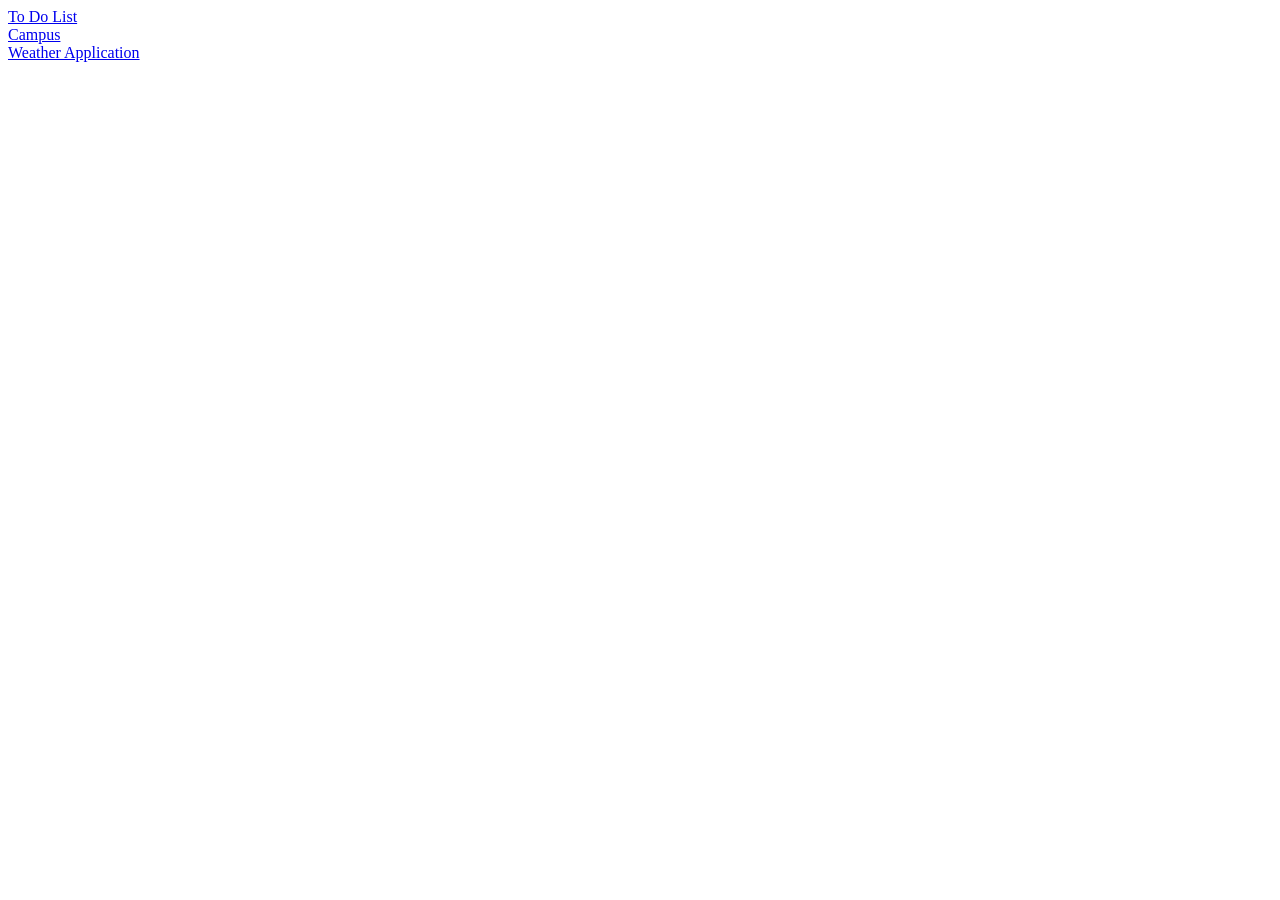
<file: openweather/index.html>
<!DOCTYPE html>
<html lang="en">
<head>
    <meta charset="UTF-8">
    <meta name="viewport" content="width=device-width, initial-scale=1.0">
    <title>OpenWeather</title>
</head>
<body>
    <a href="todolist.html">To Do List</a>
    <br>
    <a href="campus-map.json">Campus</a>
    <br>
    <a href="weather-app.html">Weather Application</a>

</body>
</html>
</file>
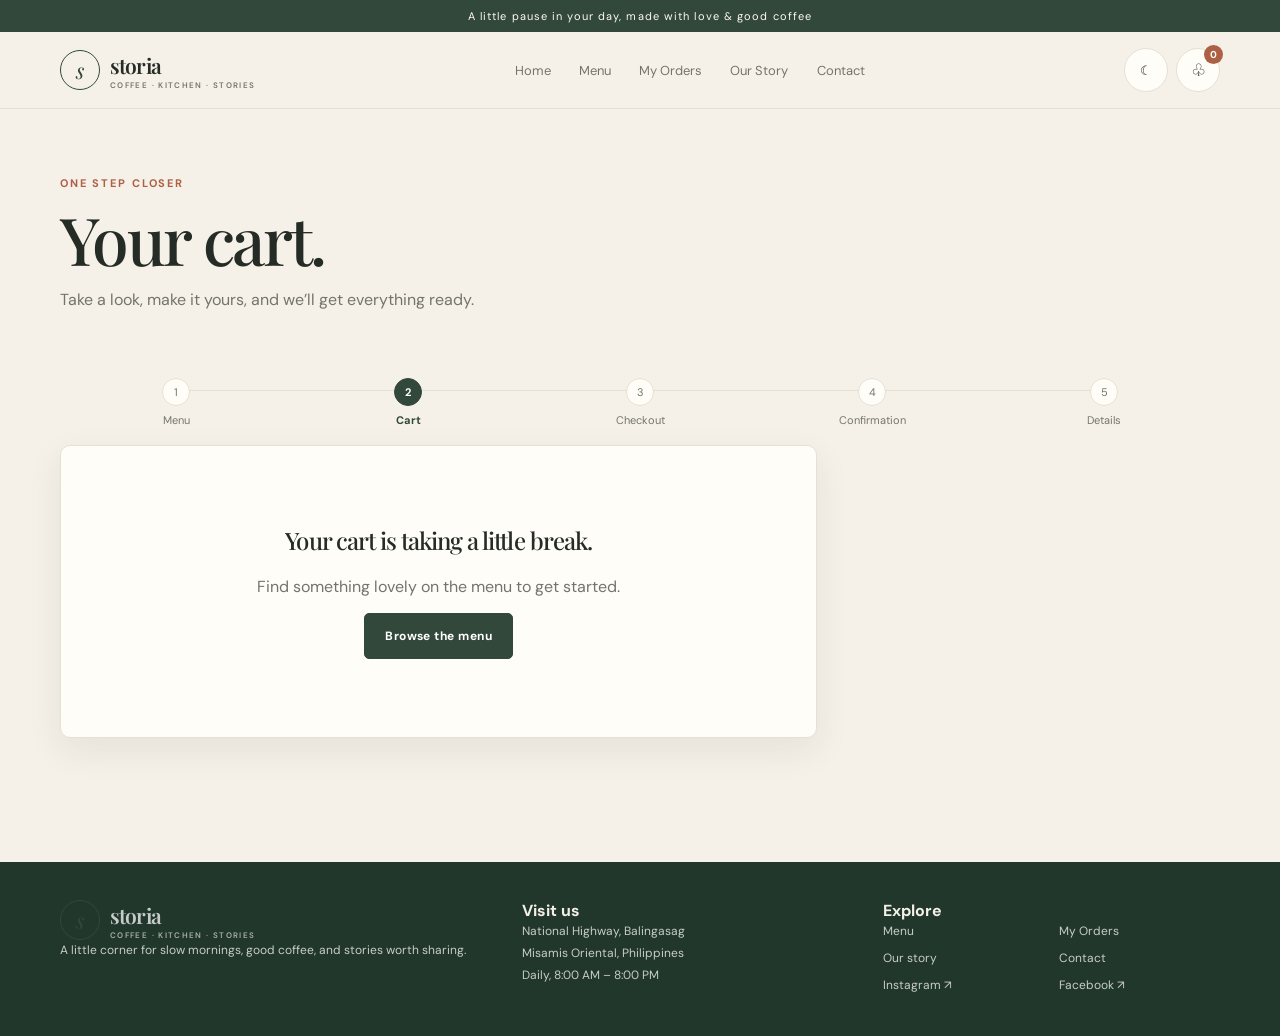
<file: cart.html>
<!doctype html>
<html lang="en">
<head>
  <meta charset="utf-8"><meta name="viewport" content="width=device-width, initial-scale=1">
  <meta name="description" content="Review and update your Storia Cafe shopping cart.">
  <title>Your Cart — Storia Cafe</title><link rel="stylesheet" href="css/styles.css">
  <script defer src="js/data.js"></script><script defer src="js/ui.js"></script><script defer src="js/cart.js"></script><script defer src="js/menu.js"></script><script defer src="js/orders.js"></script>
</head>
<body><div data-site-header></div><main>
  <section class="page-hero"><div class="shell"><span class="eyebrow">One step closer</span><h1>Your cart.</h1><p>Take a look, make it yours, and we’ll get everything ready.</p></div></section>
  <section class="section" style="padding-top:8px"><div class="shell">
    <ol class="progress" aria-label="Order progress"><li data-step="1"><a href="menu.html">Menu</a></li><li class="is-active" data-step="2">Cart</li><li data-step="3">Checkout</li><li data-step="4">Confirmation</li><li data-step="5">Details</li></ol>
    <div class="cart-layout"><div class="content-card" id="cart-items" aria-live="polite"></div>
      <aside class="content-card summary-card" id="cart-summary"><h2>Order summary</h2><div class="summary-row"><span>Subtotal</span><strong id="subtotal">₱0</strong></div><div class="summary-row"><span>Delivery / service</span><span>Calculated at checkout</span></div><div class="summary-row total"><span>Total</span><strong id="total">₱0</strong></div><a class="button" href="checkout.html">Proceed to checkout</a><a class="button secondary" href="menu.html">← Continue shopping</a></aside>
    </div>
  </div></section>
</main><div data-site-footer></div></body></html>
</file>
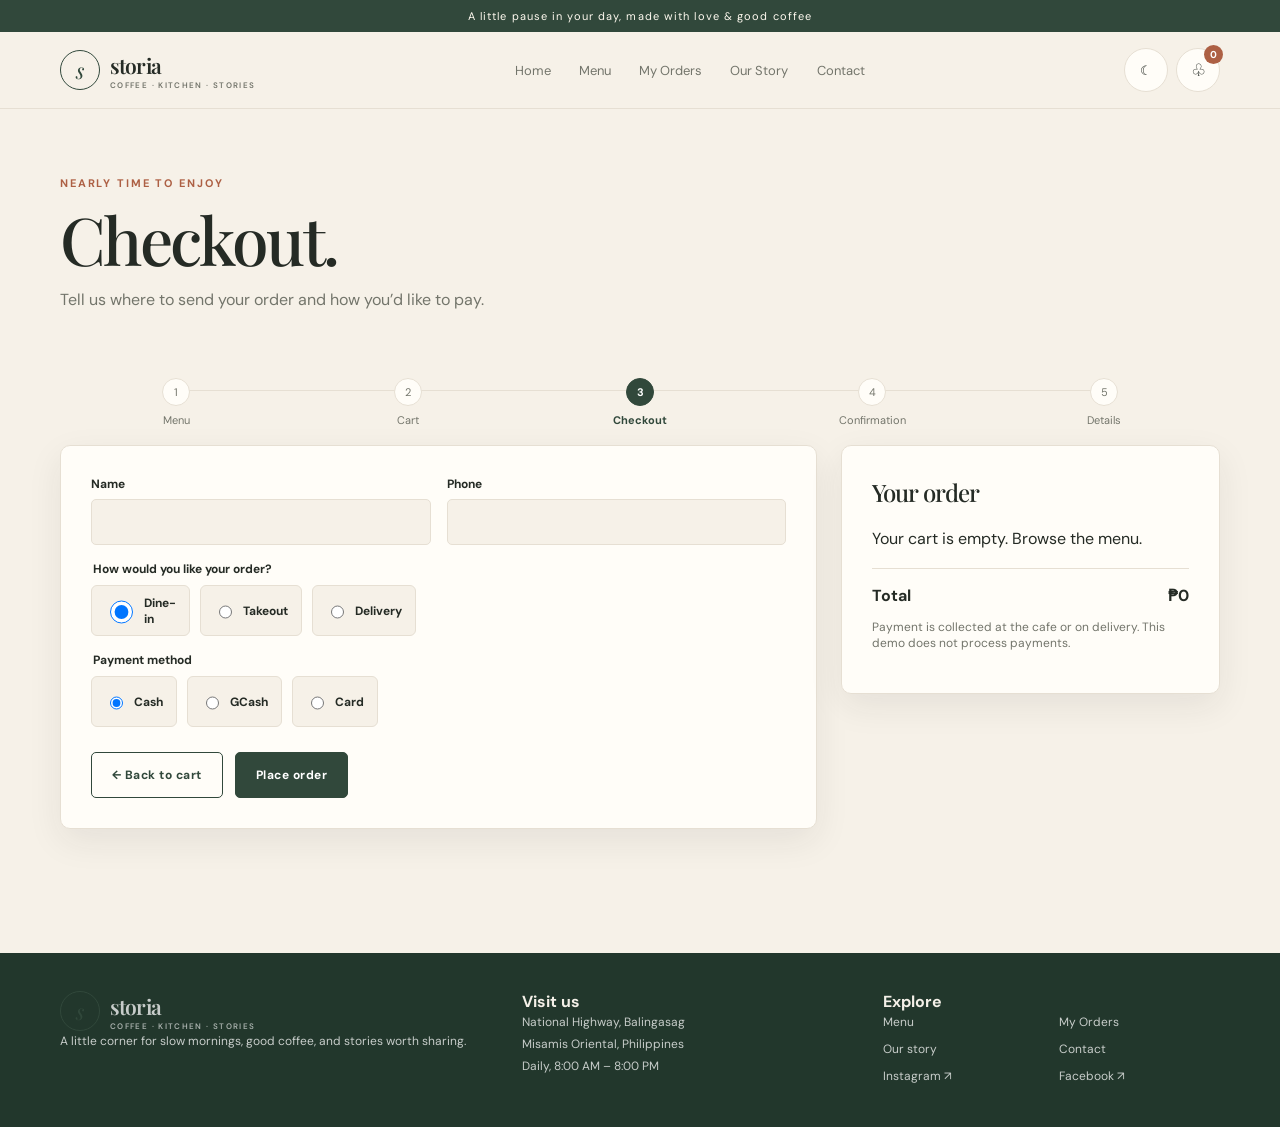
<file: checkout.html>
<!doctype html>
<html lang="en">
<head>
  <meta charset="utf-8"><meta name="viewport" content="width=device-width, initial-scale=1">
  <meta name="description" content="Complete your Storia Cafe order details and payment selection.">
  <title>Checkout — Storia Cafe</title><link rel="stylesheet" href="css/styles.css">
  <script defer src="js/data.js"></script><script defer src="js/ui.js"></script><script defer src="js/cart.js"></script><script defer src="js/menu.js"></script><script defer src="js/orders.js"></script>
</head>
<body><div data-site-header></div><main>
  <section class="page-hero"><div class="shell"><span class="eyebrow">Nearly time to enjoy</span><h1>Checkout.</h1><p>Tell us where to send your order and how you’d like to pay.</p></div></section>
  <section class="section" style="padding-top:8px"><div class="shell">
    <ol class="progress" aria-label="Order progress"><li data-step="1"><a href="menu.html">Menu</a></li><li data-step="2"><a href="cart.html">Cart</a></li><li class="is-active" data-step="3">Checkout</li><li data-step="4">Confirmation</li><li data-step="5">Details</li></ol>
    <div class="checkout-layout"><form class="content-card" id="checkout-form">
      <div id="checkout-error" class="form-error" hidden role="alert"></div>
      <div class="field-grid">
        <div class="field"><label for="customer-name">Name</label><input id="customer-name" name="name" autocomplete="name" required minlength="2" maxlength="80"></div>
        <div class="field"><label for="customer-phone">Phone</label><input id="customer-phone" name="phone" type="tel" autocomplete="tel" required minlength="7" maxlength="20" title="Enter a valid phone number."></div>
        <fieldset class="field full" style="border:0;padding:0;margin:0"><legend class="group-label">How would you like your order?</legend><div class="choice-grid"><label class="choice"><input type="radio" name="service" value="Dine-in" required checked> Dine-in</label><label class="choice"><input type="radio" name="service" value="Takeout" required> Takeout</label><label class="choice"><input type="radio" name="service" value="Delivery" required> Delivery</label></div></fieldset>
        <div class="field full" id="address-field" hidden><label for="customer-address">Delivery address</label><textarea id="customer-address" name="address" autocomplete="street-address"></textarea></div>
        <fieldset class="field full" style="border:0;padding:0;margin:0"><legend class="group-label">Payment method</legend><div class="choice-grid"><label class="choice"><input type="radio" name="payment" value="Cash" required checked> Cash</label><label class="choice"><input type="radio" name="payment" value="GCash" required> GCash</label><label class="choice"><input type="radio" name="payment" value="Card" required> Card</label></div></fieldset>
      </div>
      <div class="hero-actions"><a class="button secondary" href="cart.html">← Back to cart</a><button class="button" type="submit">Place order</button></div>
    </form>
    <aside class="content-card summary-card"><h2>Your order</h2><div id="checkout-items"></div><div class="summary-row total"><span>Total</span><strong id="checkout-total">₱0</strong></div><p style="color:var(--muted);font-size:12px">Payment is collected at the cafe or on delivery. This demo does not process payments.</p></aside>
    </div>
  </div></section>
</main><div data-site-footer></div></body></html>
</file>
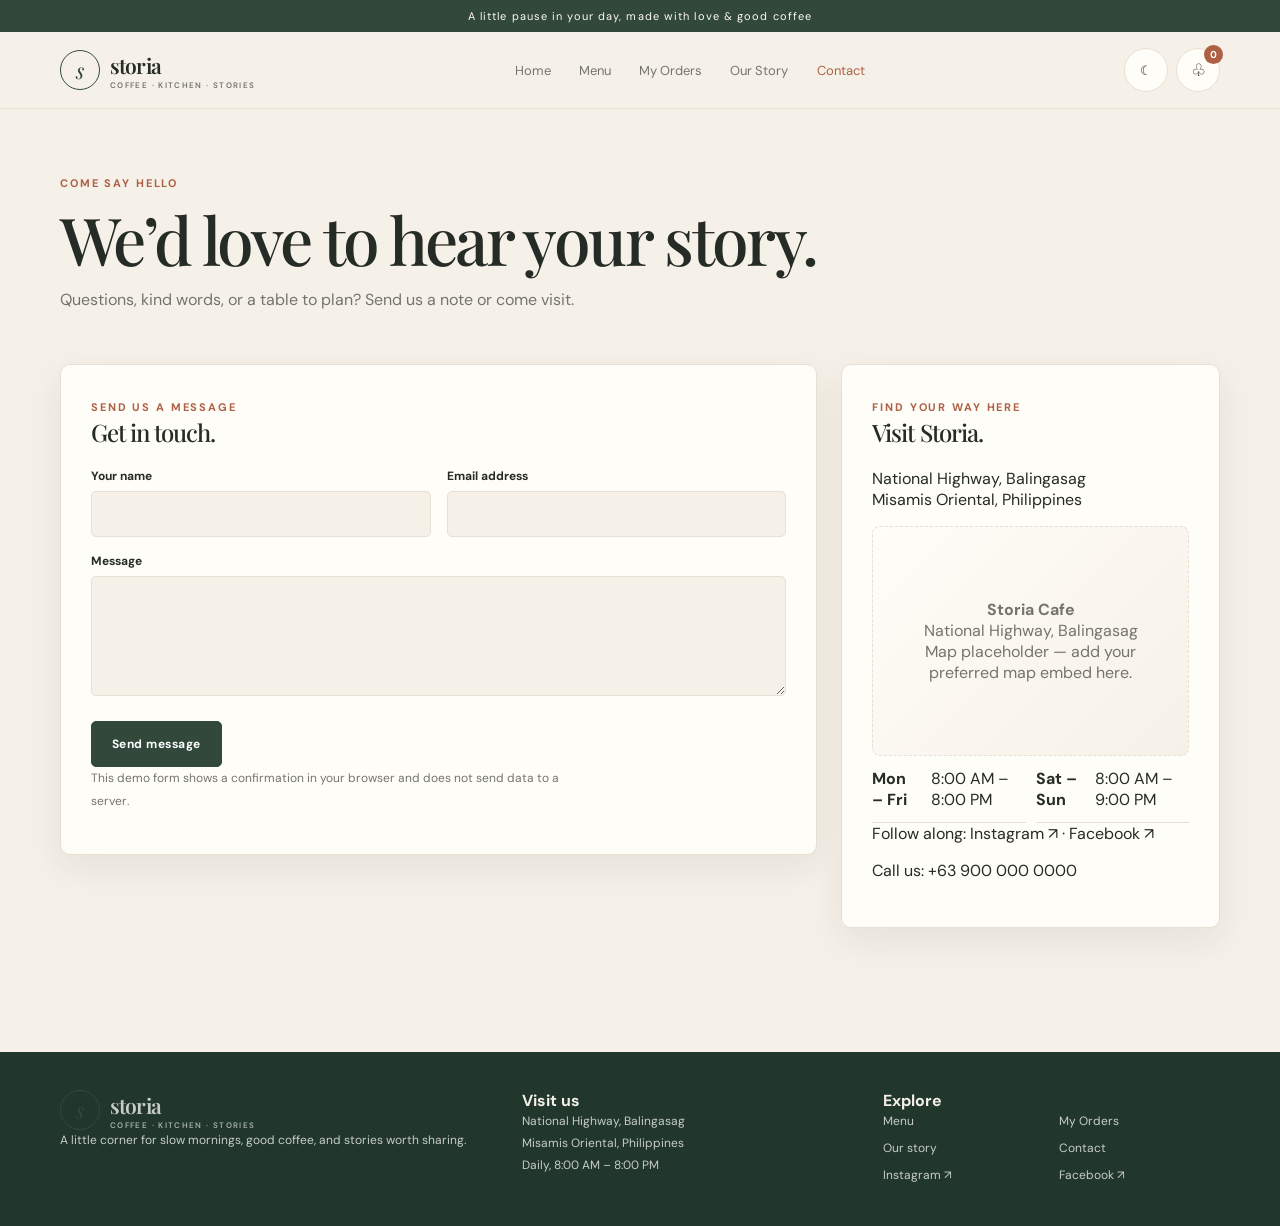
<file: contact.html>
<!doctype html>
<html lang="en">
<head>
  <meta charset="utf-8"><meta name="viewport" content="width=device-width, initial-scale=1">
  <meta name="description" content="Contact Storia Cafe, see our location, and check our opening hours.">
  <title>Contact &amp; Visit — Storia Cafe</title><link rel="stylesheet" href="css/styles.css">
  <script defer src="js/data.js"></script><script defer src="js/ui.js"></script><script defer src="js/cart.js"></script><script defer src="js/menu.js"></script><script defer src="js/orders.js"></script>
</head>
<body><div data-site-header></div><main>
  <section class="page-hero"><div class="shell"><span class="eyebrow">Come say hello</span><h1>We’d love to hear your story.</h1><p>Questions, kind words, or a table to plan? Send us a note or come visit.</p></div></section>
  <section class="section" style="padding-top:12px"><div class="shell checkout-layout">
    <form class="content-card" id="contact-form"><span class="eyebrow">Send us a message</span><h2>Get in touch.</h2><p id="contact-success" class="status completed" hidden>Thanks! Your message has been received.</p>
      <div class="field-grid"><div class="field"><label for="contact-name">Your name</label><input id="contact-name" name="name" autocomplete="name" required minlength="2"></div><div class="field"><label for="contact-email">Email address</label><input id="contact-email" name="email" type="email" autocomplete="email" required></div><div class="field full"><label for="contact-message">Message</label><textarea id="contact-message" name="message" required minlength="8"></textarea></div></div>
      <div class="hero-actions"><button class="button" type="submit">Send message</button></div>
      <p class="hero-copy" style="font-size:12px">This demo form shows a confirmation in your browser and does not send data to a server.</p>
    </form>
    <aside class="content-card"><span class="eyebrow">Find your way here</span><h2>Visit Storia.</h2><p>National Highway, Balingasag<br>Misamis Oriental, Philippines</p><div class="map-placeholder" role="img" aria-label="Map placeholder showing Storia Cafe in Balingasag, Misamis Oriental"><div><strong>Storia Cafe</strong><br>National Highway, Balingasag<br><span>Map placeholder — add your preferred map embed here.</span></div></div><div class="hours-grid"><div><strong>Mon – Fri</strong><span>8:00 AM – 8:00 PM</span></div><div><strong>Sat – Sun</strong><span>8:00 AM – 9:00 PM</span></div></div><p>Follow along: <a href="https://instagram.com" aria-label="Storia Cafe on Instagram">Instagram ↗</a> · <a href="https://facebook.com" aria-label="Storia Cafe on Facebook">Facebook ↗</a></p><p><a href="tel:+639000000000">Call us: +63 900 000 0000</a></p></aside>
  </div></section>
</main><div data-site-footer></div></body></html>
</file>
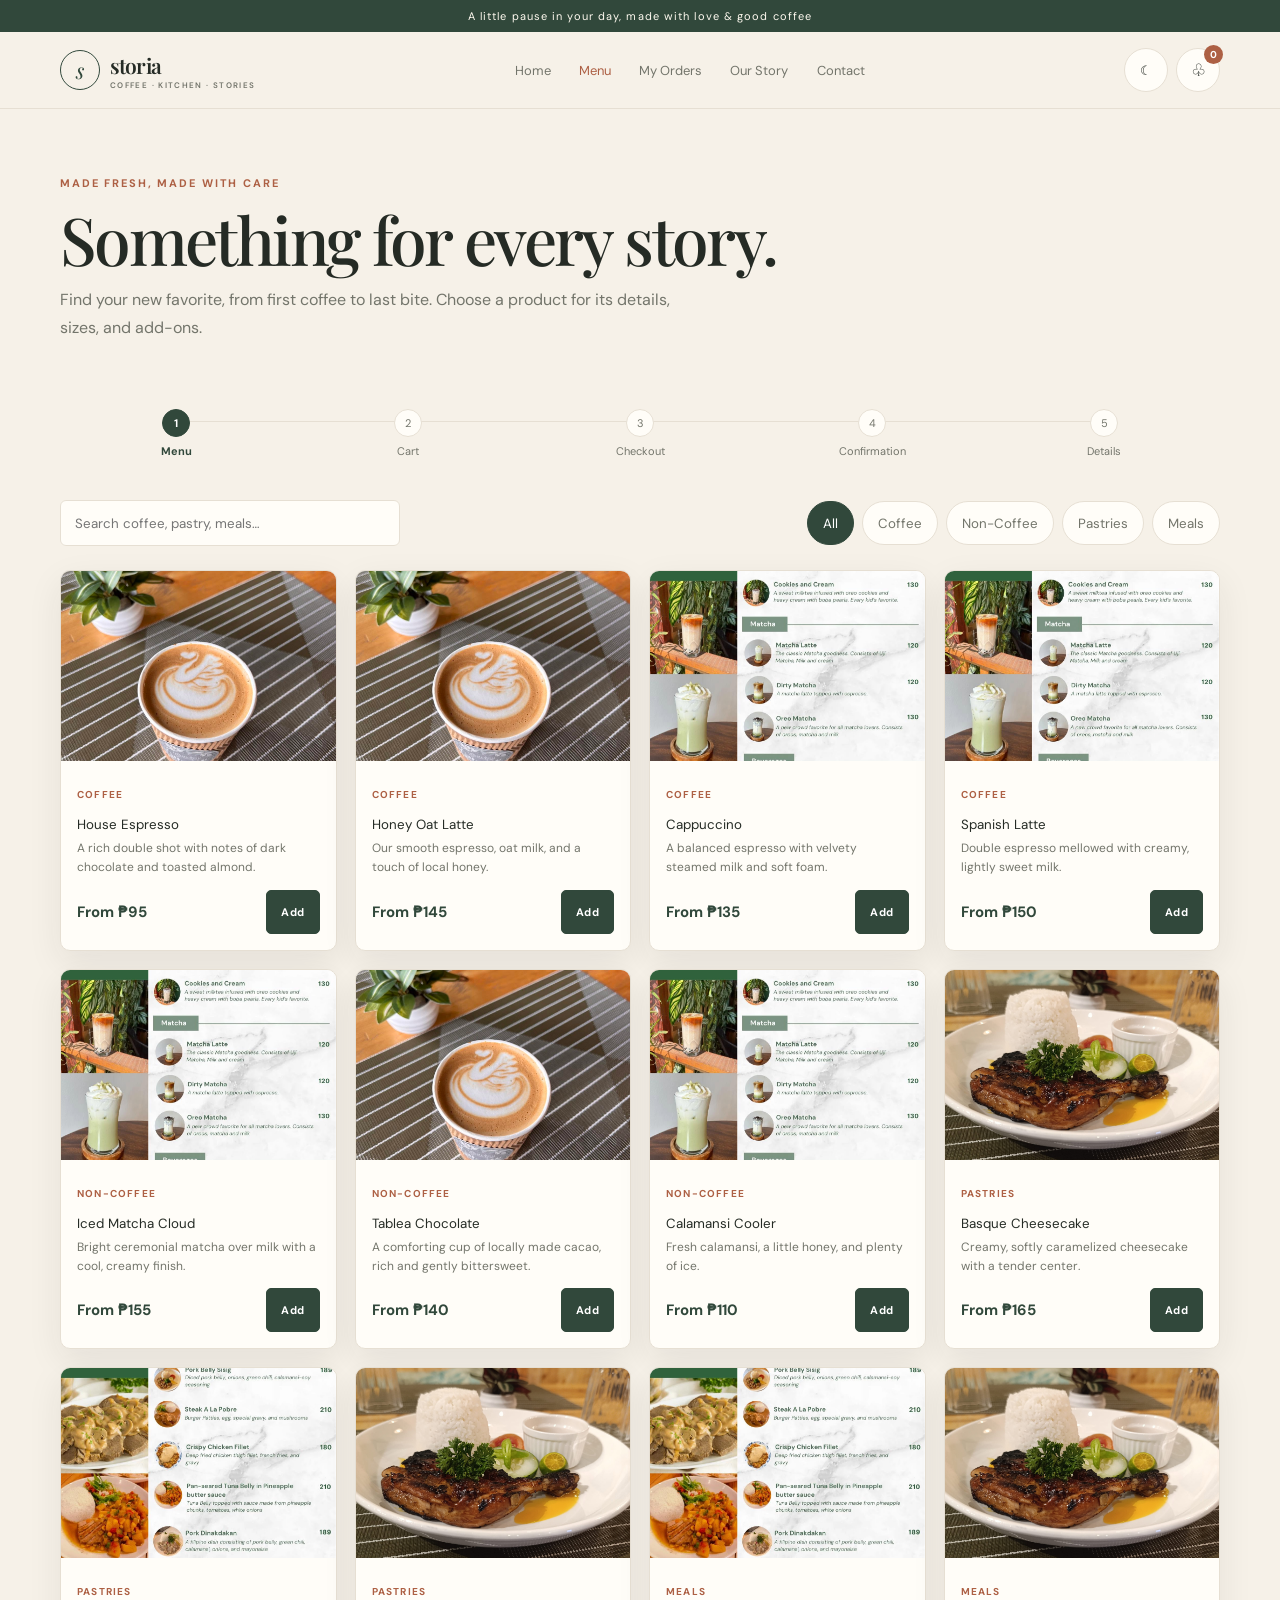
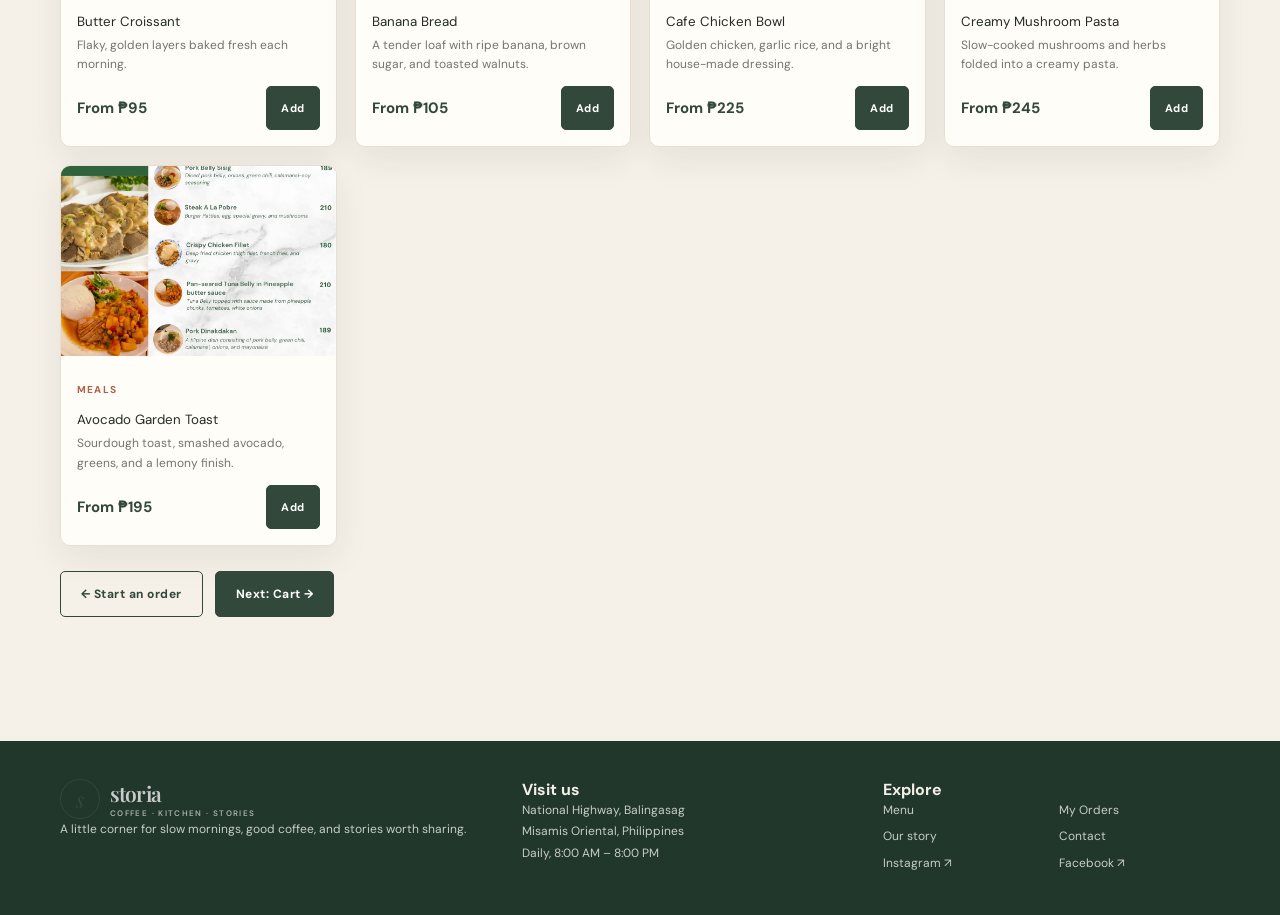
<file: menu.html>
<!doctype html>
<html lang="en">
<head>
  <meta charset="utf-8"><meta name="viewport" content="width=device-width, initial-scale=1">
  <meta name="description" content="Explore coffee, non-coffee drinks, pastries, and meals at Storia Cafe.">
  <title>Our Menu — Storia Cafe</title><link rel="stylesheet" href="css/styles.css">
  <script defer src="js/data.js"></script><script defer src="js/ui.js"></script><script defer src="js/cart.js"></script><script defer src="js/menu.js"></script><script defer src="js/orders.js"></script>
</head>
<body><div data-site-header></div><main>
  <section class="page-hero"><div class="shell"><span class="eyebrow">Made fresh, made with care</span><h1>Something for every story.</h1><p>Find your new favorite, from first coffee to last bite. Choose a product for its details, sizes, and add-ons.</p></div></section>
  <section class="section" style="padding-top:10px"><div class="shell">
    <ol class="progress" aria-label="Order progress"><li class="is-active" data-step="1">Menu</li><li data-step="2">Cart</li><li data-step="3">Checkout</li><li data-step="4">Confirmation</li><li data-step="5">Details</li></ol>
    <div class="toolbar"><input class="search-field" id="menu-search" type="search" placeholder="Search coffee, pastry, meals…" aria-label="Search menu"><div class="filter-tabs" id="filter-tabs" role="group" aria-label="Filter menu categories"></div></div>
    <div class="product-grid" id="product-grid" aria-live="polite"></div>
    <div class="hero-actions"><a class="button secondary" href="order.html">← Start an order</a><a class="button" href="cart.html">Next: Cart →</a></div>
  </div></section>
  <div class="modal-backdrop" id="product-modal" aria-hidden="true"></div>
</main><div data-site-footer></div></body></html>
</file>
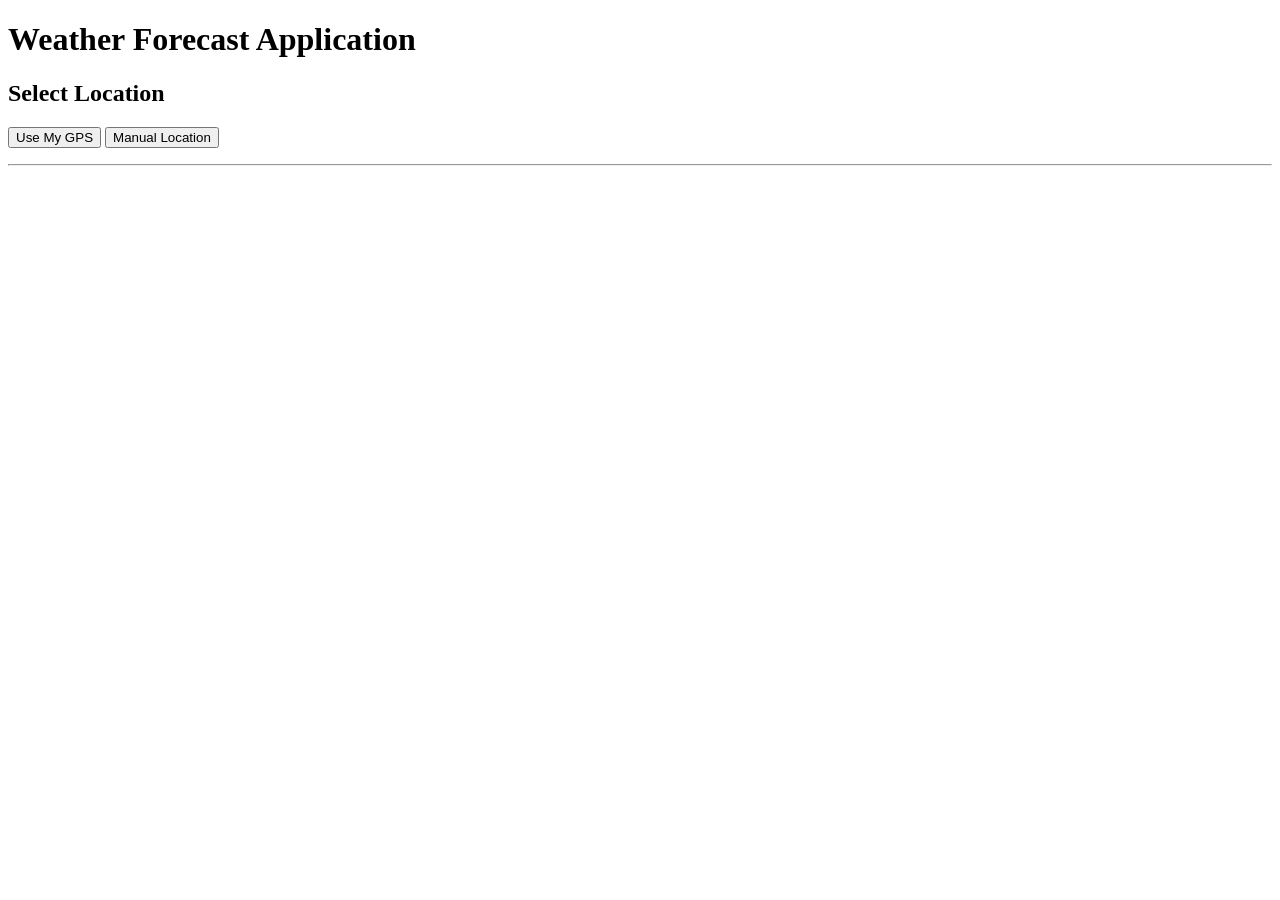
<file: Open-Weather-Forecast.html>
<!DOCTYPE html>
<html lang="en">
<head>
    <meta charset="UTF-8">
    <meta name="viewport" content="width=device-width, initial-scale=1.0">
    <title>Weather Forecast App</title>
</head>
<body>

    <h1>Weather Forecast Application</h1>

    <h2>Select Location</h2>

    <button onclick="getGPSLocation()">Use My GPS</button>
    <button onclick="getWeather()">Manual Location</button>

    <p id="locationResult"></p>

    <hr>

    <div id="weatherResult"></div>

    <div id="forecastResult"></div>

</body>
<script>
const apiKey = "6b1bc3060b2811c66eafedeb029ce310";

async function getWeather() {
    const city = prompt("Enter a city name");

    if (!city) {
        alert("No city entered");
        return;
    }

    const url = `https://api.openweathermap.org/data/2.5/weather?q=${encodeURIComponent(city)}&appid=${apiKey}&units=metric`;

    try {
        const response = await fetch(url);

        if (!response.ok) {
            throw new Error("City not found");
        }

        const data = await response.json();
        await getWeatherByCoordinates(data.coord.lat, data.coord.lon);
    } catch (error) {
        alert("Error: " + error.message);
    }
}

function getGPSLocation() {
    if (!navigator.geolocation) {
        alert("Geolocation is not supported by your browser.");
        return;
    }

    document.getElementById("locationResult").innerHTML = "Getting your location...";

    navigator.geolocation.getCurrentPosition(
        function (position) {
            getWeatherByCoordinates(position.coords.latitude, position.coords.longitude);
        },
        function (error) {
            document.getElementById("locationResult").innerHTML = "";
            alert("GPS Error: " + error.message);
        }
    );
}

async function getWeatherByCoordinates(latitude, longitude) {
    const weatherUrl = `https://api.openweathermap.org/data/2.5/weather?lat=${latitude}&lon=${longitude}&appid=${apiKey}&units=metric`;
    const forecastUrl = `https://api.openweathermap.org/data/2.5/forecast?lat=${latitude}&lon=${longitude}&appid=${apiKey}&units=metric`;

    try {
        const weatherResponse = await fetch(weatherUrl);

        if (!weatherResponse.ok) {
            throw new Error("Unable to retrieve weather");
        }

        const data = await weatherResponse.json();

        document.getElementById("locationResult").innerHTML =
            `Location: ${data.name}, ${data.sys.country}`;

        document.getElementById("weatherResult").innerHTML = `
            <h2>Current Weather</h2>
            <h3>${data.name}, ${data.sys.country}</h3>
            <img src="https://openweathermap.org/img/wn/${data.weather[0].icon}@2x.png" alt="${data.weather[0].description}">
            <p>Temperature: ${data.main.temp} °C</p>
            <p>Weather: ${data.weather[0].description}</p>
            <p>Humidity: ${data.main.humidity}%</p>
            <p>Wind Speed: ${data.wind.speed} m/s</p>
        `;

        const forecastResponse = await fetch(forecastUrl);

        if (!forecastResponse.ok) {
            throw new Error("Unable to retrieve forecast");
        }

        const forecastData = await forecastResponse.json();

        const forecastHtml = forecastData.list
            .slice(0, 5)
            .map(item => `
                <div class="forecast-item">
                    <p>${new Date(item.dt * 1000).toLocaleString()}</p>
                    <img src="https://openweathermap.org/img/wn/${item.weather[0].icon}.png" alt="${item.weather[0].description}">
                    <p>${item.main.temp} °C</p>
                    <p>${item.weather[0].description}</p>
                </div>
            `)
            .join("");

        document.getElementById("forecastResult").innerHTML = `
            <h2>Forecast</h2>
            ${forecastHtml}
        `;
    } catch (error) {
        alert("Error: " + error.message);
    }
}
</script>
</html>
</file>
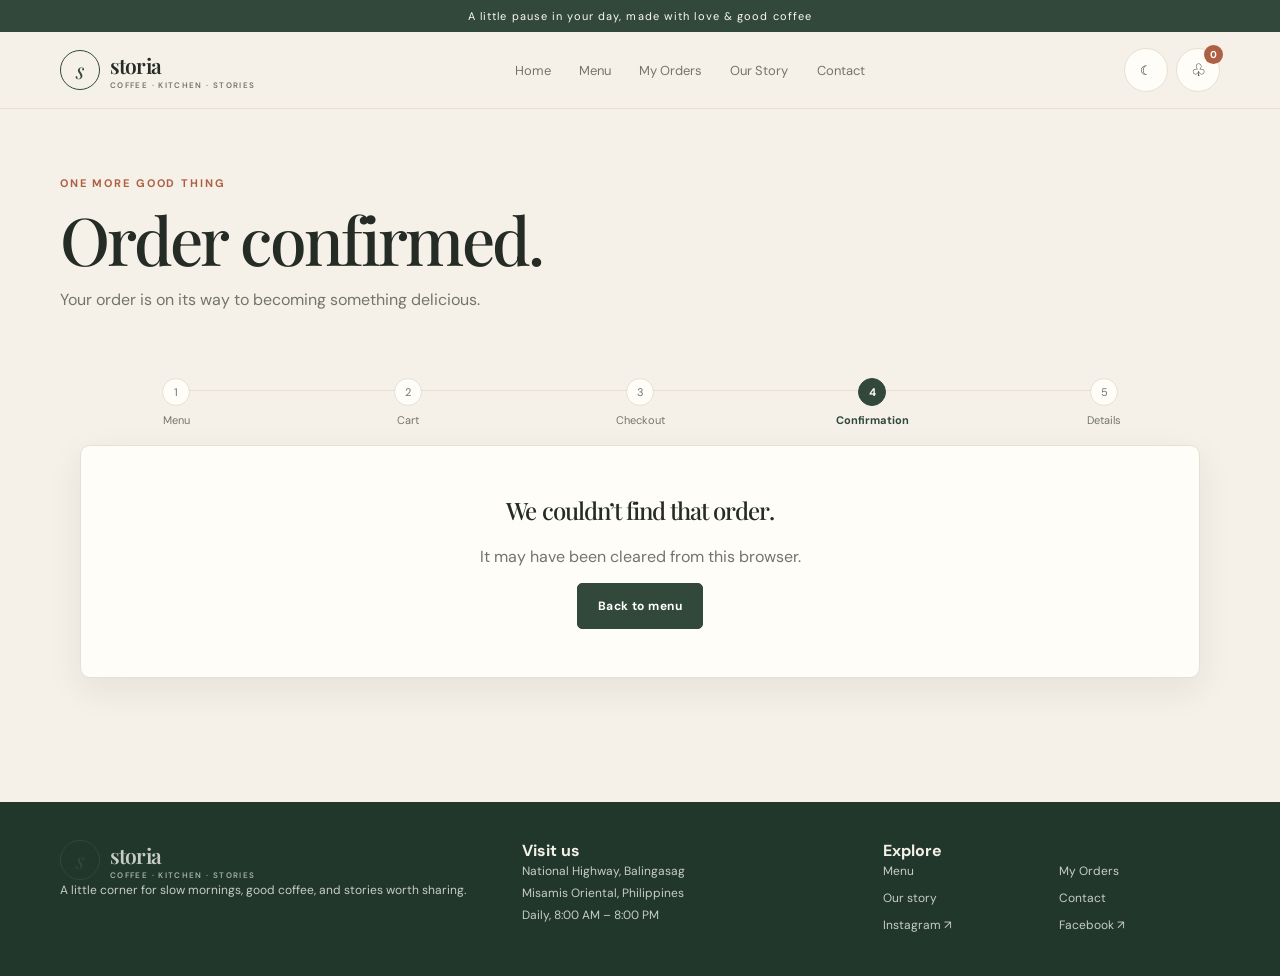
<file: order-confirmation.html>
<!doctype html>
<html lang="en">
<head>
  <meta charset="utf-8"><meta name="viewport" content="width=device-width, initial-scale=1">
  <meta name="description" content="Your Storia Cafe order has been placed successfully.">
  <title>Order Confirmed — Storia Cafe</title><link rel="stylesheet" href="css/styles.css">
  <script defer src="js/data.js"></script><script defer src="js/ui.js"></script><script defer src="js/cart.js"></script><script defer src="js/menu.js"></script><script defer src="js/orders.js"></script>
</head>
<body><div data-site-header></div><main>
  <section class="page-hero"><div class="shell"><span class="eyebrow">One more good thing</span><h1>Order confirmed.</h1><p>Your order is on its way to becoming something delicious.</p></div></section>
  <section class="section" style="padding-top:8px"><div class="shell">
    <ol class="progress" aria-label="Order progress"><li data-step="1"><a href="menu.html">Menu</a></li><li data-step="2"><a href="cart.html">Cart</a></li><li data-step="3">Checkout</li><li class="is-active" data-step="4">Confirmation</li><li data-step="5">Details</li></ol>
    <div id="order-confirmation" class="shell" aria-live="polite"></div>
  </div></section>
</main><div data-site-footer></div></body></html>
</file>
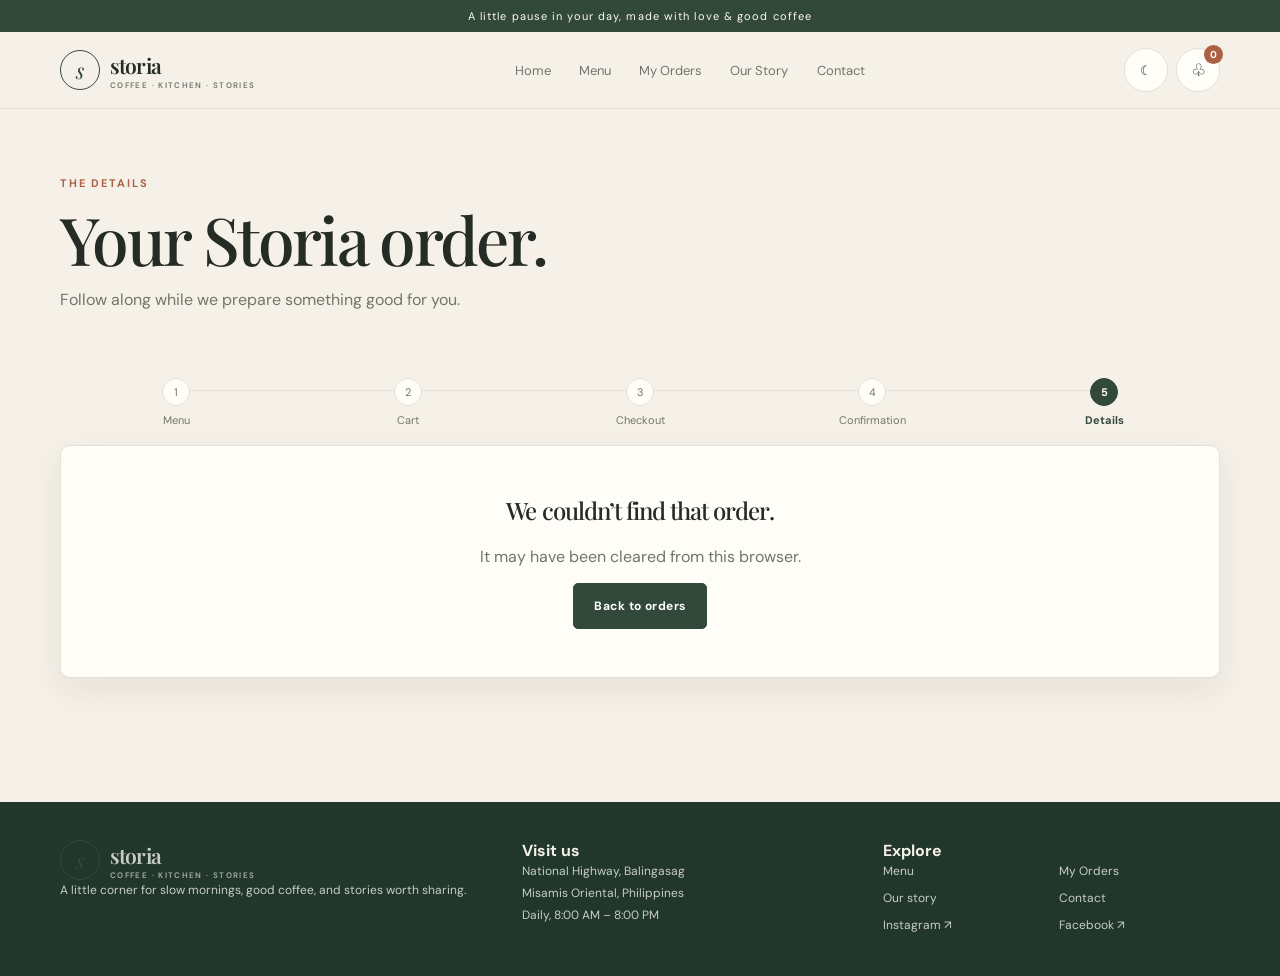
<file: order-details.html>
<!doctype html>
<html lang="en">
<head>
  <meta charset="utf-8"><meta name="viewport" content="width=device-width, initial-scale=1">
  <meta name="description" content="View your Storia Cafe order items, payment, and order status.">
  <title>Order Details — Storia Cafe</title><link rel="stylesheet" href="css/styles.css">
  <script defer src="js/data.js"></script><script defer src="js/ui.js"></script><script defer src="js/cart.js"></script><script defer src="js/menu.js"></script><script defer src="js/orders.js"></script>
</head>
<body><div data-site-header></div><main>
  <section class="page-hero"><div class="shell"><span class="eyebrow">The details</span><h1>Your Storia order.</h1><p>Follow along while we prepare something good for you.</p></div></section>
  <section class="section" style="padding-top:8px"><div class="shell"><ol class="progress" aria-label="Order progress"><li data-step="1"><a href="menu.html">Menu</a></li><li data-step="2"><a href="cart.html">Cart</a></li><li data-step="3">Checkout</li><li data-step="4">Confirmation</li><li class="is-active" data-step="5">Details</li></ol><div id="order-detail" aria-live="polite"></div></div></section>
</main><div data-site-footer></div></body></html>
</file>
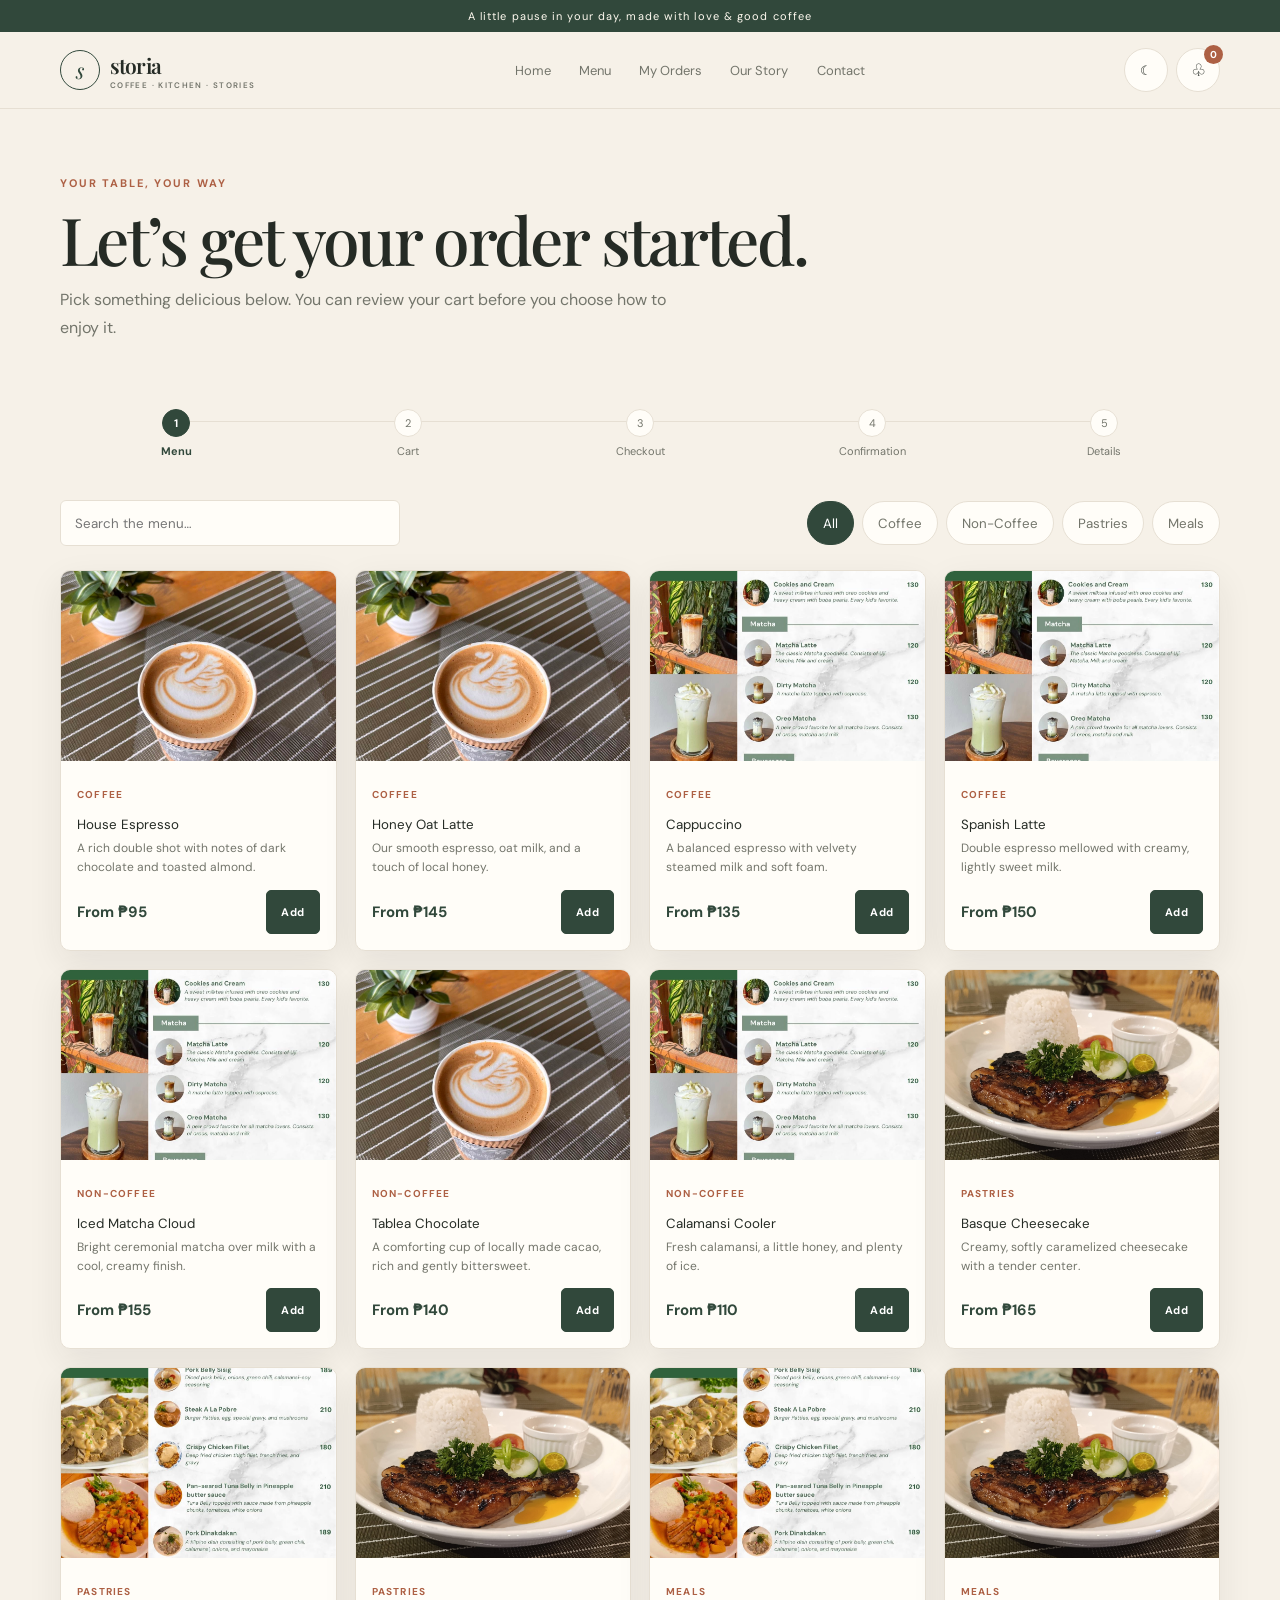
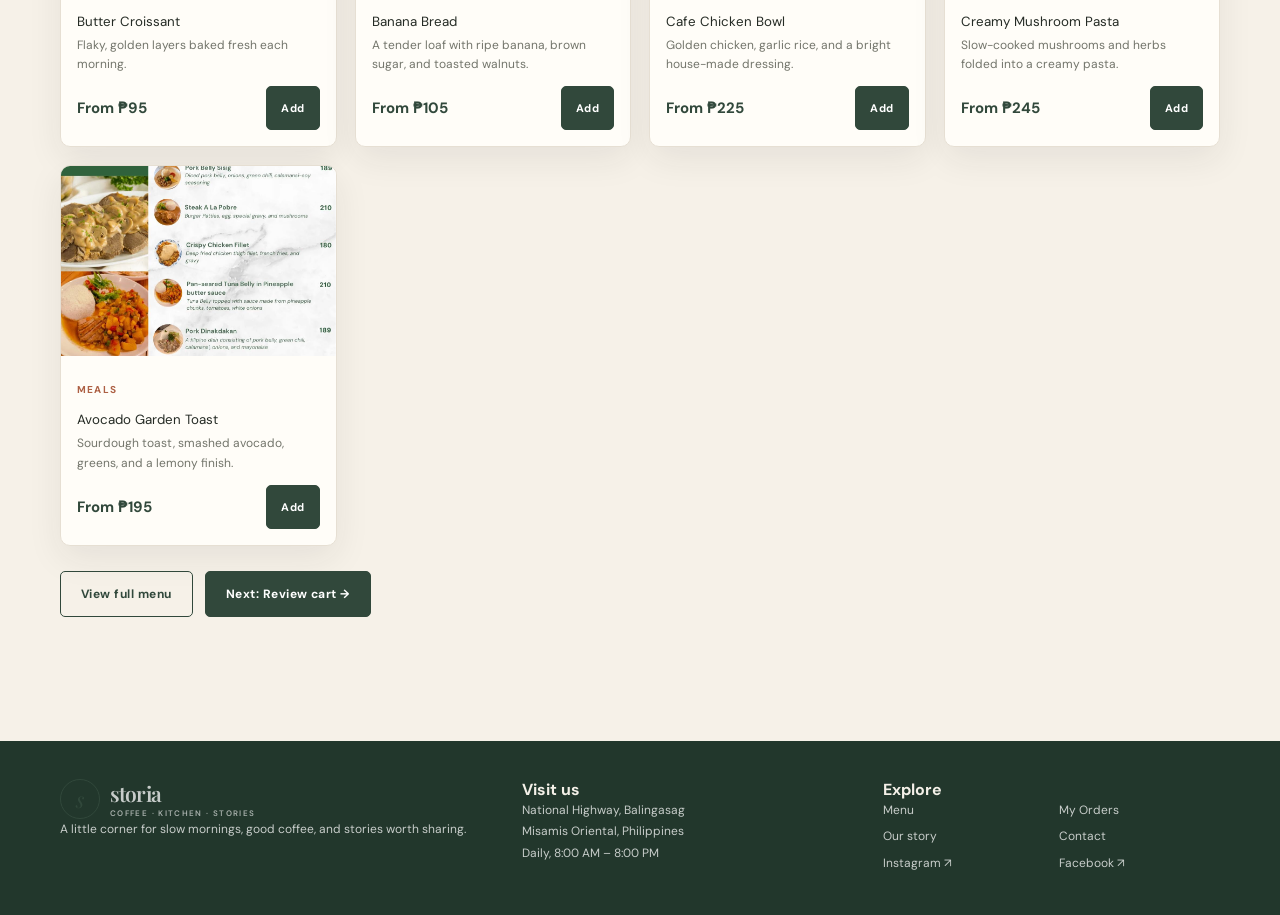
<file: order.html>
<!doctype html>
<html lang="en">
<head>
  <meta charset="utf-8"><meta name="viewport" content="width=device-width, initial-scale=1">
  <meta name="description" content="Start a Storia Cafe order for dine-in, takeout, or delivery.">
  <title>Start an Order — Storia Cafe</title><link rel="stylesheet" href="css/styles.css">
  <script defer src="js/data.js"></script><script defer src="js/ui.js"></script><script defer src="js/cart.js"></script><script defer src="js/menu.js"></script><script defer src="js/orders.js"></script>
</head>
<body><div data-site-header></div><main>
  <section class="page-hero"><div class="shell"><span class="eyebrow">Your table, your way</span><h1>Let’s get your order started.</h1><p>Pick something delicious below. You can review your cart before you choose how to enjoy it.</p></div></section>
  <section class="section" style="padding-top:10px"><div class="shell">
    <ol class="progress" aria-label="Order progress"><li class="is-active" data-step="1">Menu</li><li data-step="2">Cart</li><li data-step="3">Checkout</li><li data-step="4">Confirmation</li><li data-step="5">Details</li></ol>
    <div class="toolbar"><input class="search-field" id="menu-search" type="search" placeholder="Search the menu…" aria-label="Search menu"><div class="filter-tabs" id="filter-tabs" role="group" aria-label="Filter menu categories"></div></div>
    <div class="product-grid" id="product-grid" aria-live="polite"></div>
    <div class="hero-actions"><a class="button secondary" href="menu.html">View full menu</a><a class="button" href="cart.html">Next: Review cart →</a></div>
  </div></section><div class="modal-backdrop" id="product-modal" aria-hidden="true"></div>
</main><div data-site-footer></div></body></html>
</file>
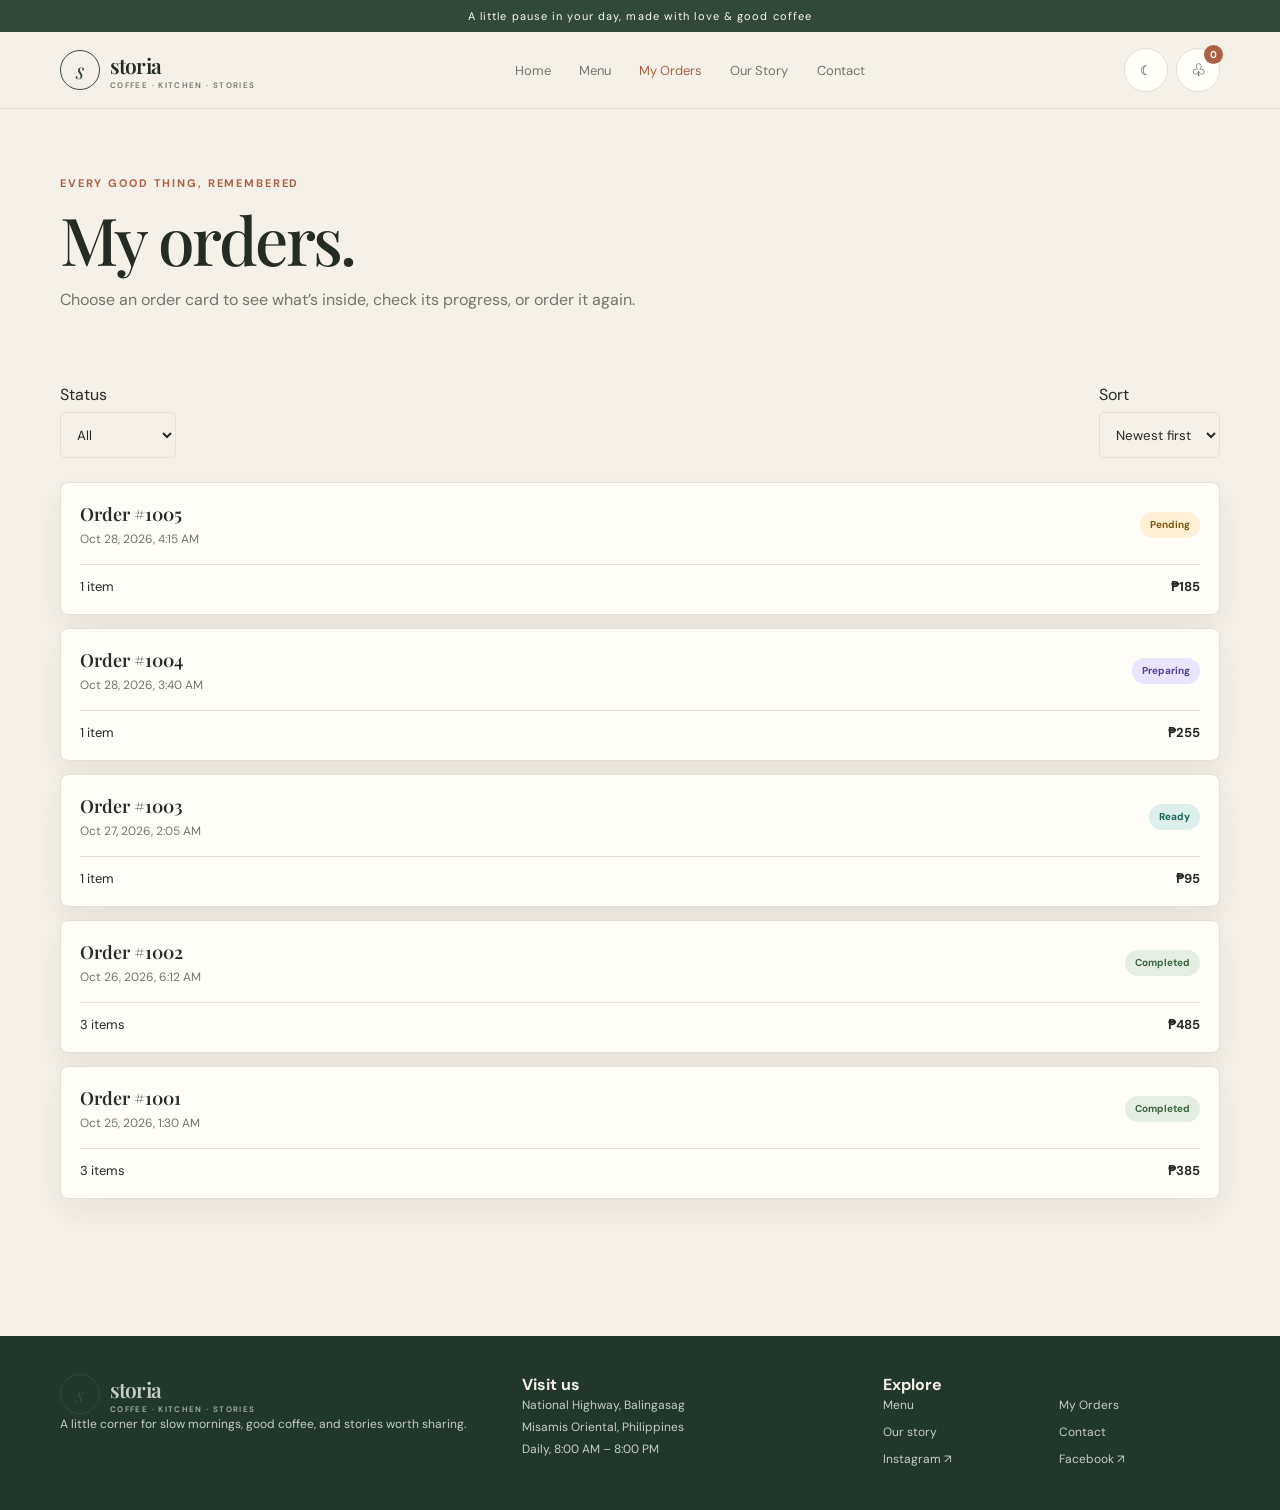
<file: orders.html>
<!doctype html>
<html lang="en">
<head>
  <meta charset="utf-8"><meta name="viewport" content="width=device-width, initial-scale=1">
  <meta name="description" content="View and track your current and past Storia Cafe orders.">
  <title>My Orders — Storia Cafe</title><link rel="stylesheet" href="css/styles.css">
  <script defer src="js/data.js"></script><script defer src="js/ui.js"></script><script defer src="js/cart.js"></script><script defer src="js/menu.js"></script><script defer src="js/orders.js"></script>
</head>
<body><div data-site-header></div><main>
  <section class="page-hero"><div class="shell"><span class="eyebrow">Every good thing, remembered</span><h1>My orders.</h1><p>Choose an order card to see what’s inside, check its progress, or order it again.</p></div></section>
  <section class="section" style="padding-top:8px"><div class="shell">
    <div class="toolbar"><label class="field">Status<select id="order-status-filter" class="search-field"><option>All</option><option>Pending</option><option>Preparing</option><option>Ready</option><option>Completed</option><option>Cancelled</option></select></label><label class="field">Sort<select id="order-sort" class="search-field"><option value="newest">Newest first</option><option value="oldest">Oldest first</option></select></label></div>
    <div id="orders-list" aria-live="polite"></div>
  </div></section>
</main><div data-site-footer></div></body></html>
</file>
<file: css/styles.css>
@import url('https://fonts.googleapis.com/css2?family=DM+Sans:wght@400;500;600;700&family=Playfair+Display:wght@500;600;700&display=swap');

:root {
  color-scheme: light;
  --cream: #f6f1e8;
  --paper: #fffdf8;
  --ink: #252b25;
  --muted: #73756b;
  --green: #31483b;
  --green-deep: #22372c;
  --rust: #ad6044;
  --line: #e6dfd3;
  --shadow: 0 12px 35px rgba(37, 43, 37, .08);
  --serif: "Playfair Display", Georgia, serif;
  --sans: "DM Sans", Arial, sans-serif;
}

[data-theme="dark"] {
  color-scheme: dark;
  --cream: #1d241f;
  --paper: #28312a;
  --ink: #f3efe6;
  --muted: #b7b9ae;
  --green: #a6c2a8;
  --green-deep: #172019;
  --rust: #e39b79;
  --line: #414b42;
  --shadow: 0 12px 35px rgba(0, 0, 0, .2);
}

* { box-sizing: border-box; }
html { scroll-behavior: smooth; scroll-padding-top: 95px; }
body { margin: 0; min-width: 0; background: var(--cream); color: var(--ink); font-family: var(--sans); -webkit-font-smoothing: antialiased; }
[hidden] { display: none !important; }
body, button, input, select, textarea { font-family: var(--sans); }
a { color: inherit; text-decoration: none; }
img { display: block; max-width: 100%; }
button { color: inherit; }
button, a, input, select, textarea { -webkit-tap-highlight-color: transparent; }
button:focus-visible, a:focus-visible, input:focus-visible, select:focus-visible, textarea:focus-visible { outline: 3px solid var(--rust); outline-offset: 3px; }
.shell { width: min(1160px, calc(100% - 40px)); margin-inline: auto; }
.announcement { padding: 9px 16px; background: var(--green); color: #fffaf0; text-align: center; font-size: 11px; letter-spacing: .1em; }
.site-header { position: sticky; z-index: 20; top: 0; border-bottom: 1px solid var(--line); background: color-mix(in srgb, var(--cream) 94%, transparent); backdrop-filter: blur(14px); }
.nav { min-height: 76px; display: flex; align-items: center; justify-content: space-between; gap: 20px; }
.brand { display: inline-flex; align-items: center; gap: 10px; flex-shrink: 0; }
.brand-mark { width: 40px; height: 40px; display: grid; place-items: center; border: 1px solid var(--green); border-radius: 50%; color: var(--green); font: italic 22px var(--serif); }
.brand-name { font: 600 21px var(--serif); letter-spacing: -.04em; }
.brand-name small { display: block; margin-top: 1px; color: var(--muted); font: 600 8px var(--sans); letter-spacing: .17em; text-transform: uppercase; }
.nav-links { display: flex; align-items: center; gap: clamp(12px, 2.2vw, 29px); }
.nav-links a { min-height: 44px; display: inline-flex; align-items: center; color: var(--muted); font-size: 13px; transition: color .2s ease; }
.nav-links a:hover, .nav-links a[aria-current="page"] { color: var(--rust); }
.nav-actions { display: flex; align-items: center; gap: 8px; }
.icon-button, .menu-toggle { min-width: 44px; min-height: 44px; display: inline-grid; place-items: center; border: 1px solid var(--line); border-radius: 50%; background: var(--paper); cursor: pointer; }
.menu-toggle { display: none; border-radius: 8px; }
.cart-link { position: relative; min-width: 44px; min-height: 44px; display: inline-grid; place-items: center; border: 1px solid var(--line); border-radius: 50%; background: var(--paper); font-size: 17px; }
.cart-badge { position: absolute; top: -4px; right: -4px; min-width: 19px; height: 19px; display: grid; place-items: center; padding: 0 4px; border-radius: 50px; background: var(--rust); color: white; font-size: 10px; font-weight: 700; }
.button { min-height: 46px; display: inline-flex; align-items: center; justify-content: center; gap: 8px; padding: 0 20px; border: 1px solid var(--green); border-radius: 5px; background: var(--green); color: #fff; font-size: 12px; font-weight: 700; letter-spacing: .04em; cursor: pointer; transition: transform .2s, background .2s, color .2s; }
.button:hover { transform: translateY(-2px); background: var(--green-deep); }
.button.secondary { background: transparent; color: var(--green); }
.button.secondary:hover { background: var(--green); color: #fff; }
.button.small { min-height: 44px; padding-inline: 14px; font-size: 11px; }
.button:disabled { opacity: .5; cursor: not-allowed; transform: none; }
.eyebrow { color: var(--rust); font-size: 11px; font-weight: 700; letter-spacing: .17em; text-transform: uppercase; }
h1, h2, h3, p { margin-top: 0; }
h1, h2 { font-family: var(--serif); font-weight: 500; letter-spacing: -.04em; }
.page-hero { padding: 62px 0 38px; }
.page-hero h1 { margin: 13px 0 12px; font-size: clamp(39px, 6vw, 66px); line-height: 1.04; }
.page-hero p { max-width: 640px; margin-bottom: 0; color: var(--muted); line-height: 1.8; }
.section { padding: 64px 0; }
.section-heading { margin-bottom: 28px; }
.section-heading h2 { margin: 10px 0 8px; font-size: clamp(30px, 4vw, 44px); }
.section-heading p { color: var(--muted); }
.hero { padding: 60px 0 72px; }
.hero-grid { display: grid; grid-template-columns: 1fr 1fr; align-items: center; gap: 56px; }
.split-grid { display: grid; grid-template-columns: 1fr 1fr; gap: 26px; align-items: stretch; }
.hero h1 { max-width: 560px; margin: 18px 0; font-size: clamp(50px, 7vw, 84px); line-height: .98; }
.hero h1 em { color: var(--rust); }
.hero-copy { max-width: 480px; color: var(--muted); line-height: 1.85; }
.hero-actions { display: flex; flex-wrap: wrap; gap: 12px; margin-top: 25px; }
.hero-image { width: 100%; height: clamp(340px, 43vw, 520px); border-radius: 48% 48% 8px 8px; object-fit: cover; box-shadow: var(--shadow); }
.feature-grid, .product-grid { display: grid; grid-template-columns: repeat(4, minmax(0, 1fr)); gap: 18px; }
.product-card { overflow: hidden; border: 1px solid var(--line); border-radius: 10px; background: var(--paper); box-shadow: var(--shadow); transition: transform .2s, box-shadow .2s; }
.product-card:hover { transform: translateY(-4px); box-shadow: 0 16px 38px rgba(37, 43, 37, .13); }
.product-image-button { width: 100%; padding: 0; border: 0; background: transparent; cursor: pointer; text-align: left; }
.product-card img { width: 100%; height: 190px; object-fit: cover; }
.product-body { padding: 16px; }
.product-category { color: var(--rust); font-size: 10px; font-weight: 700; letter-spacing: .12em; text-transform: uppercase; }
.product-card h3 { margin: 7px 0 5px; font: 600 18px var(--serif); }
.product-card p { min-height: 38px; margin-bottom: 12px; color: var(--muted); font-size: 12px; line-height: 1.6; }
.product-bottom { display: flex; align-items: center; justify-content: space-between; gap: 8px; }
.price { color: var(--green); font-size: 15px; font-weight: 700; }
.toolbar { display: flex; flex-wrap: wrap; align-items: center; justify-content: space-between; gap: 14px; margin: 24px 0; }
.search-field { width: min(100%, 340px); min-height: 46px; padding: 0 14px; border: 1px solid var(--line); border-radius: 6px; background: var(--paper); color: var(--ink); }
.filter-tabs { display: flex; flex-wrap: wrap; gap: 8px; }
.filter-tab { min-height: 44px; padding: 0 15px; border: 1px solid var(--line); border-radius: 30px; background: var(--paper); color: var(--muted); cursor: pointer; }
.filter-tab[aria-pressed="true"] { border-color: var(--green); background: var(--green); color: white; }
.progress { display: flex; gap: 0; margin: 0 auto; padding: 18px 0; list-style: none; }
.progress li { flex: 1; position: relative; color: var(--muted); text-align: center; font-size: 11px; }
.progress li::before { width: 26px; height: 26px; display: grid; place-items: center; margin: 0 auto 7px; border: 1px solid var(--line); border-radius: 50%; background: var(--paper); content: attr(data-step); }
.progress li:not(:last-child)::after { position: absolute; top: 12px; left: 50%; width: 100%; height: 1px; background: var(--line); content: ""; z-index: -1; }
.progress li.is-active { color: var(--green); font-weight: 700; }
.progress li.is-active::before, .progress li.is-done::before { border-color: var(--green); background: var(--green); color: white; }
.content-card { padding: clamp(18px, 3vw, 30px); border: 1px solid var(--line); border-radius: 10px; background: var(--paper); box-shadow: var(--shadow); }
.cart-layout, .checkout-layout { display: grid; grid-template-columns: minmax(0, 1.6fr) minmax(260px, .8fr); gap: 24px; align-items: start; }
.cart-row { display: grid; grid-template-columns: 76px minmax(0, 1fr) auto; align-items: center; gap: 14px; padding: 16px 0; border-bottom: 1px solid var(--line); }
.cart-row:first-child { padding-top: 0; }
.cart-row img { width: 76px; height: 76px; border-radius: 8px; object-fit: cover; }
.cart-row h3 { margin: 0 0 5px; font: 600 16px var(--serif); }
.cart-row small { color: var(--muted); }
.quantity { display: inline-flex; align-items: center; gap: 9px; margin-top: 9px; }
.quantity button { width: 44px; height: 44px; border: 1px solid var(--line); border-radius: 50%; background: var(--cream); cursor: pointer; }
.remove-button { min-width: 44px; min-height: 44px; border: 0; background: transparent; color: var(--rust); cursor: pointer; }
.summary-row { display: flex; justify-content: space-between; gap: 15px; margin: 13px 0; color: var(--muted); }
.summary-row.total { margin-top: 19px; padding-top: 16px; border-top: 1px solid var(--line); color: var(--ink); font-weight: 700; }
.summary-card .button { width: 100%; margin-top: 10px; }
.empty-state { padding: 48px 20px; text-align: center; }
.empty-state p { color: var(--muted); }
.field-grid { display: grid; grid-template-columns: 1fr 1fr; gap: 16px; }
.field { display: grid; gap: 7px; }
.field.full { grid-column: 1 / -1; }
.field label, .group-label { font-size: 12px; font-weight: 700; }
.field input, .field select, .field textarea { width: 100%; min-height: 46px; padding: 11px 12px; border: 1px solid var(--line); border-radius: 5px; background: var(--cream); color: var(--ink); }
.field textarea { min-height: 120px; resize: vertical; }
.choice-grid { display: flex; flex-wrap: wrap; gap: 10px; margin-top: 8px; }
.choice { min-height: 44px; display: inline-flex; align-items: center; gap: 8px; padding: 0 13px; border: 1px solid var(--line); border-radius: 6px; background: var(--cream); }
.error-message { min-height: 16px; color: #b2372c; font-size: 11px; }
.form-error { padding: 11px 13px; border-radius: 5px; background: #fae7e1; color: #8d291f; font-size: 13px; }
.order-card { display: block; margin-bottom: 13px; padding: 19px; border: 1px solid var(--line); border-radius: 8px; background: var(--paper); box-shadow: var(--shadow); transition: transform .2s, border-color .2s; }
.order-card:hover, .order-card:focus-visible { transform: translateY(-2px); border-color: var(--green); }
.order-card-top, .order-card-bottom { display: flex; align-items: center; justify-content: space-between; gap: 14px; }
.order-card h3 { margin: 0 0 5px; font: 600 18px var(--serif); }
.order-card p { margin: 0; color: var(--muted); font-size: 12px; }
.order-card-bottom { margin-top: 17px; padding-top: 13px; border-top: 1px solid var(--line); font-size: 13px; }
.status { display: inline-flex; align-items: center; min-height: 26px; padding: 4px 10px; border-radius: 30px; background: #e9eee5; color: #345b3e; font-size: 10px; font-weight: 700; }
.status.pending { background: #fff0d6; color: #80540a; }
.status.preparing { background: #e9e5ff; color: #51409a; }
.status.ready { background: #dcefeb; color: #176557; }
.status.completed { background: #e4eee2; color: #3c6740; }
.status.cancelled { background: #f7e3df; color: #8c3d31; }
.order-detail-grid { display: grid; grid-template-columns: minmax(0, 1.4fr) minmax(250px, .7fr); gap: 22px; }
.detail-line { display: flex; justify-content: space-between; gap: 14px; padding: 12px 0; border-bottom: 1px solid var(--line); font-size: 13px; }
.timeline { display: grid; gap: 0; margin: 20px 0 0; padding: 0; list-style: none; }
.timeline li { position: relative; padding: 0 0 22px 30px; color: var(--muted); font-size: 13px; }
.timeline li::before { position: absolute; top: 0; left: 0; width: 14px; height: 14px; border: 2px solid var(--line); border-radius: 50%; background: var(--paper); content: ""; }
.timeline li::after { position: absolute; top: 14px; bottom: 0; left: 7px; width: 2px; background: var(--line); content: ""; }
.timeline li:last-child::after { display: none; }
.timeline li.is-done { color: var(--ink); }
.timeline li.is-done::before { border-color: var(--green); background: var(--green); }
.timeline time { display: block; margin-top: 3px; color: var(--muted); font-size: 10px; }
.modal-backdrop { position: fixed; z-index: 50; inset: 0; display: none; place-items: center; padding: 18px; background: rgba(15, 20, 16, .64); }
.modal-backdrop.is-open { display: grid; }
.modal { position: relative; width: min(540px, 100%); max-height: min(90vh, 760px); overflow: auto; padding: 24px; border-radius: 11px; background: var(--paper); box-shadow: var(--shadow); }
.modal > img { width: 100%; height: 210px; margin-bottom: 18px; border-radius: 7px; object-fit: cover; }
.modal-close { position: absolute; top: 11px; right: 11px; width: 44px; height: 44px; border: 0; border-radius: 50%; background: var(--paper); cursor: pointer; font-size: 22px; }
.modal h2 { margin: 7px 0; font-size: 30px; }
.modal p { color: var(--muted); line-height: 1.65; }
.modal-options { display: grid; gap: 12px; margin: 15px 0; }
.modal-footer { display: flex; align-items: center; gap: 12px; }
.modal-footer .button { flex: 1; }
.testimonial { padding: 25px; border-radius: 8px; background: var(--green); color: #fffaf0; }
.testimonial p { font: italic 20px/1.6 var(--serif); }
.hours-grid { display: grid; grid-template-columns: 1fr 1fr; gap: 10px; }
.hours-grid div { display: flex; justify-content: space-between; gap: 10px; padding: 12px 0; border-bottom: 1px solid var(--line); }
.map-placeholder { min-height: 230px; display: grid; place-items: center; padding: 20px; border: 1px dashed var(--line); border-radius: 8px; background: linear-gradient(135deg, var(--paper), var(--cream)); color: var(--muted); text-align: center; }
.site-footer { margin-top: 60px; padding: 38px 0; background: var(--green-deep); color: #f4f0e8; }
.footer-grid { display: grid; grid-template-columns: 1.3fr 1fr 1fr; gap: 24px; align-items: start; }
.site-footer p, .site-footer a { color: rgba(255,255,255,.75); font-size: 12px; line-height: 1.8; }
.site-footer .brand-name small { color: rgba(255,255,255,.6); }
.footer-links { display: grid; grid-template-columns: 1fr 1fr; gap: 5px 15px; }
.toast-region { position: fixed; z-index: 80; right: 18px; bottom: 18px; display: grid; gap: 8px; }
.toast { max-width: min(360px, calc(100vw - 36px)); padding: 13px 17px; border-radius: 7px; background: var(--green-deep); color: white; box-shadow: var(--shadow); animation: slide-in .25s ease both; }
@keyframes slide-in { from { opacity: 0; transform: translateY(10px); } to { opacity: 1; transform: translateY(0); } }
.fade-in { animation: fade-in .35s ease both; }
@keyframes fade-in { from { opacity: 0; transform: translateY(5px); } to { opacity: 1; transform: none; } }

@media (max-width: 900px) {
  .nav-links { gap: 10px; }
  .nav-links a { font-size: 12px; }
  .feature-grid, .product-grid { grid-template-columns: repeat(2, minmax(0, 1fr)); }
  .cart-layout, .checkout-layout, .order-detail-grid { grid-template-columns: 1fr; }
}
@media (max-width: 680px) {
  html { scroll-padding-top: 75px; }
  .shell { width: calc(100% - 32px); }
  .nav { min-height: 68px; }
  .menu-toggle { display: inline-grid; }
  .nav-links { position: absolute; top: 100%; right: 0; left: 0; display: none; align-items: stretch; gap: 0; padding: 8px 16px 14px; border-bottom: 1px solid var(--line); background: var(--cream); }
  .nav-links.is-open { display: grid; }
  .nav-links a { min-height: 48px; border-bottom: 1px solid var(--line); }
  .nav-links a:last-child { border-bottom: 0; }
  .nav-actions { gap: 6px; }
  .hero { padding: 40px 0 52px; }
  .hero-grid { grid-template-columns: 1fr; gap: 29px; }
  .split-grid { grid-template-columns: 1fr; }
  .hero h1 { font-size: clamp(49px, 14vw, 72px); }
  .hero-image { height: min(105vw, 420px); }
  .page-hero { padding: 42px 0 25px; }
  .section { padding: 45px 0; }
  .toolbar { align-items: stretch; }
  .search-field { width: 100%; }
  .field-grid { grid-template-columns: 1fr; }
  .field.full { grid-column: auto; }
  .progress li { font-size: 9px; }
  .progress li::before { width: 24px; height: 24px; }
  .cart-row { grid-template-columns: 58px minmax(0, 1fr) auto; gap: 10px; }
  .cart-row img { width: 58px; height: 58px; }
  .cart-row h3 { font-size: 14px; }
  .cart-row .price { font-size: 12px; }
  .order-card { padding: 15px; }
  .footer-grid { grid-template-columns: 1fr; gap: 17px; }
  .hours-grid { grid-template-columns: 1fr; }
}
@media (max-width: 390px) {
  .brand-name { font-size: 18px; }
  .brand-name small { display: none; }
  .brand-mark { width: 36px; height: 36px; }
  .product-grid, .feature-grid { gap: 10px; }
  .product-card img { height: 135px; }
  .product-body { padding: 12px; }
  .product-card h3 { font-size: 15px; }
  .product-bottom { align-items: flex-start; flex-direction: column; }
}
@media (prefers-reduced-motion: reduce) {
  *, *::before, *::after { scroll-behavior: auto !important; animation-duration: .01ms !important; transition-duration: .01ms !important; }
}
</file>
